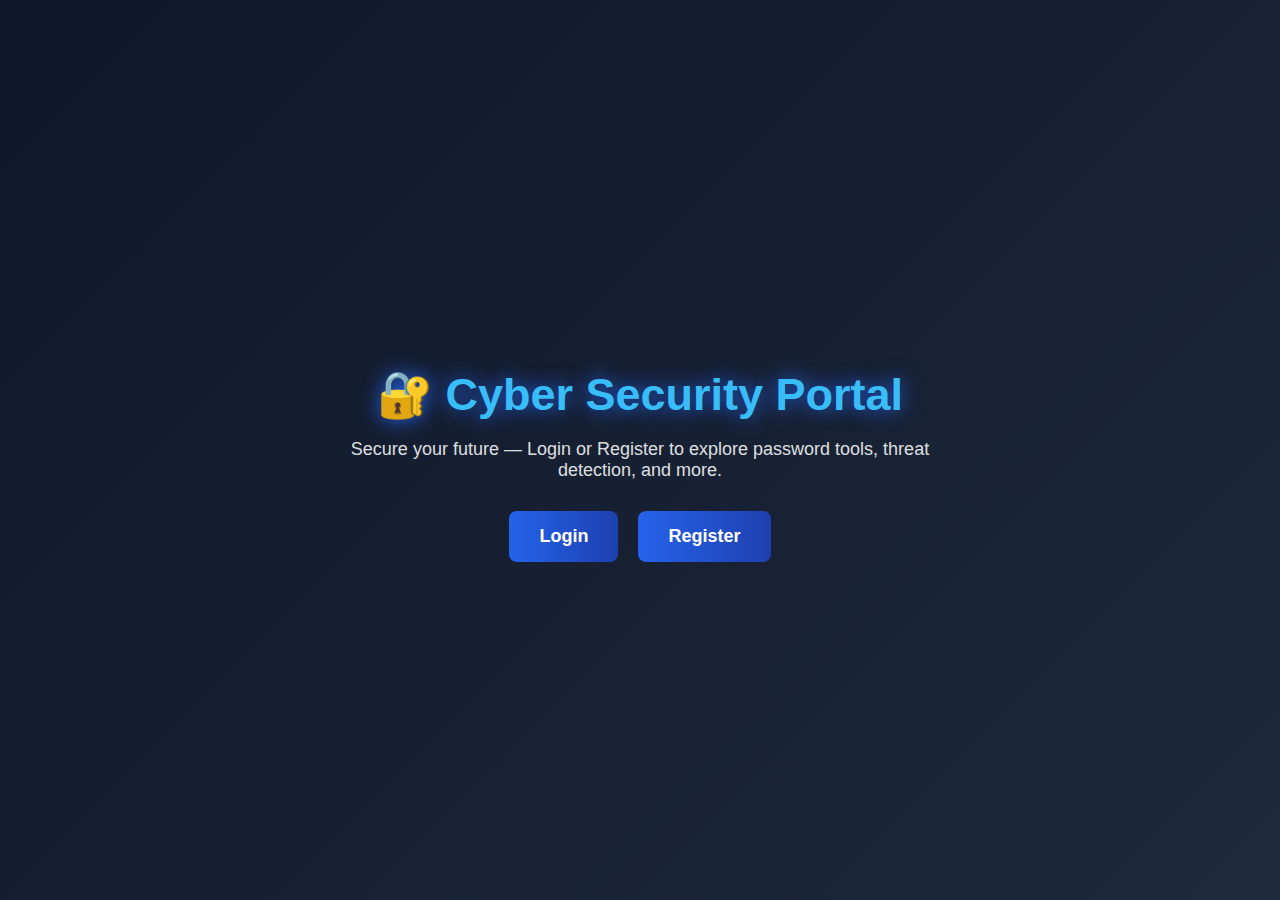
<file: index.html>
<!DOCTYPE html>
<html lang="en">
<head>
  <meta charset="UTF-8">
  <meta name="viewport" content="width=device-width, initial-scale=1.0">
  <title>Cyber Portal | Main Page</title>
  <style>
    body {
      margin: 0;
      font-family: Arial, sans-serif;
      background: linear-gradient(135deg, #0f172a, #1e293b);
      color: #fff;
      display: flex;
      justify-content: center;
      align-items: center;
      height: 100vh;
      text-align: center;
    }
    .hero {
      max-width: 600px;
    }
    .hero h1 {
      font-size: 45px;
      color: #38bdf8;
      text-shadow: 0 0 20px #2563eb;
      margin-bottom: 15px;
    }
    .hero p {
      font-size: 18px;
      opacity: 0.85;
      margin-bottom: 30px;
    }
    .btn-container {
      display: flex;
      justify-content: center;
      gap: 20px;
    }
    .btn {
      padding: 15px 30px;
      font-size: 18px;
      font-weight: bold;
      border: none;
      border-radius: 8px;
      cursor: pointer;
      color: white;
      background: linear-gradient(90deg, #2563eb, #1e40af);
      transition: 0.3s;
      text-decoration: none; /* so it looks like a button, not an underline link */
      display: inline-block;
    }
    .btn:hover {
      background: linear-gradient(90deg, #1e40af, #2563eb);
      box-shadow: 0 0 15px #38bdf8;
      transform: translateY(-2px);
    }
  </style>
</head>
<body>
  <div class="hero">
    <h1>🔐 Cyber Security Portal</h1>
    <p>Secure your future — Login or Register to explore password tools, threat detection, and more.</p>
    <div class="btn-container">
      <a href="login.html" class="btn">Login</a>
      <a href="registration.html" class="btn">Register</a>
    </div>
  </div>
</body>
</html>
</file>
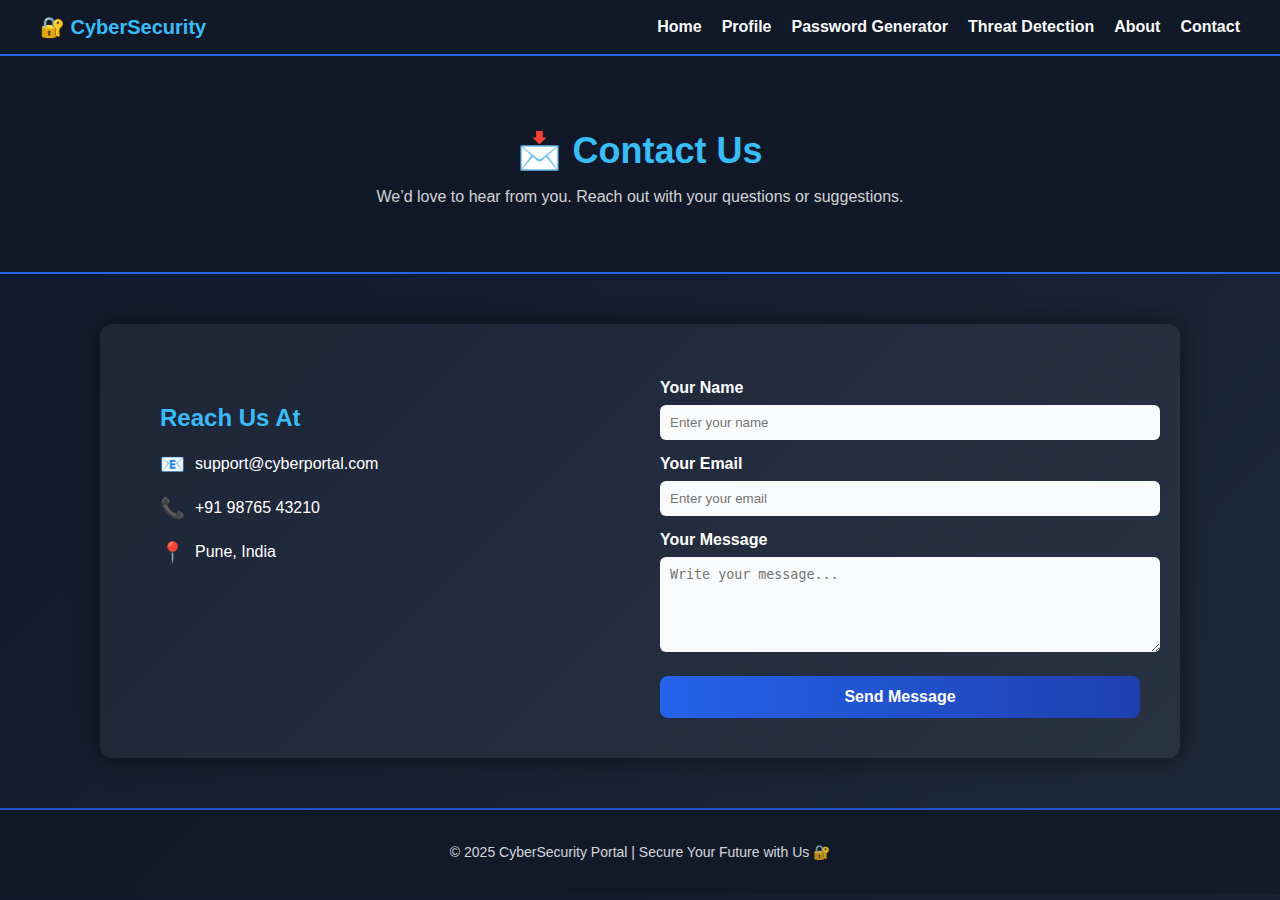
<file: contact.html>
<!DOCTYPE html>
<html lang="en">
<head>
  <meta charset="UTF-8">
  <meta name="viewport" content="width=device-width, initial-scale=1.0">
  <title>Contact Us</title>
  <style>
    body {
      margin: 0;
      font-family: Arial, sans-serif;
      background: linear-gradient(135deg, #0f172a, #1e293b);
      color: #fff;
    }

    /* Navbar */
    .navbar {
      background: #111827;
      display: flex;
      justify-content: space-between;
      align-items: center;
      padding: 15px 40px;
      border-bottom: 2px solid #2563eb;
      position: sticky;
      top: 0;
      z-index: 1000;
    }
    .logo {
      font-size: 20px;
      font-weight: bold;
      color: #38bdf8;
    }
    .navbar ul {
      list-style: none;
      display: flex;
      gap: 20px;
      margin: 0;
      padding: 0;
    }
    .navbar ul li a {
      color: #f9fafb;
      text-decoration: none;
      font-weight: bold;
      transition: 0.3s;
    }
    .navbar ul li a:hover {
      color: #38bdf8;
      text-shadow: 0 0 10px #38bdf8;
    }

    /* Hero */
    .hero {
      text-align: center;
      padding: 50px 20px;
      background: rgba(17,24,39,0.85);
      border-bottom: 2px solid #2563eb;
    }
    .hero h1 {
      font-size: 36px;
      color: #38bdf8;
      margin-bottom: 10px;
    }
    .hero p {
      opacity: 0.8;
    }

    /* Contact Section */
    .container {
      max-width: 1000px;
      display: grid;
      grid-template-columns: repeat(auto-fit, minmax(300px, 1fr));
      gap: 40px;
      margin: 50px auto;
      background: rgba(255, 255, 255, 0.05);
      padding: 40px;
      border-radius: 12px;
      box-shadow: 0 0 25px rgba(0,0,0,0.5);
    }

    /* Left Info Box */
    .info {
      padding: 20px;
    }
    .info h2 {
      color: #38bdf8;
      margin-bottom: 20px;
    }
    .info-item {
      margin-bottom: 20px;
      display: flex;
      align-items: center;
      gap: 10px;
    }
    .info-item span {
      font-size: 20px;
      color: #38bdf8;
    }

    /* Form */
    form label {
      display: block;
      margin-top: 15px;
      font-weight: bold;
    }
    form input, form textarea {
      width: 100%;
      padding: 10px;
      margin-top: 8px;
      border: none;
      border-radius: 6px;
      background: #f9fafb;
      color: #111827;
      transition: 0.3s;
    }
    form input:focus, form textarea:focus {
      outline: 2px solid #38bdf8;
      box-shadow: 0 0 10px #38bdf8;
    }
    button {
      width: 100%;
      padding: 12px;
      margin-top: 20px;
      border: none;
      border-radius: 8px;
      background: linear-gradient(90deg, #2563eb, #1e40af);
      color: white;
      font-size: 16px;
      font-weight: bold;
      cursor: pointer;
      transition: 0.3s;
    }
    button:hover {
      background: linear-gradient(90deg, #1e40af, #2563eb);
      box-shadow: 0 0 15px #38bdf8;
    }

    /* Footer */
    footer {
      text-align: center;
      padding: 20px;
      border-top: 2px solid #2563eb;
      background: #111827;
      font-size: 14px;
      margin-top: 50px;
      opacity: 0.8;
    }
  </style>
</head>
<body>
  <!-- Navbar -->
  <nav class="navbar">
    <div class="logo">🔐 CyberSecurity</div>
    <ul>
      <li><a href="home.html">Home</a></li>
      <li><a href="profile.html">Profile</a></li>
      <li><a href="passgenrator.html">Password Generator</a></li>
      <li><a href="threat.html">Threat Detection</a></li>
      <li><a href="about.html">About</a></li>
      <li><a href="contact.html">Contact</a></li>
    </ul>
  </nav>

  <!-- Hero -->
  <section class="hero">
    <h1>📩 Contact Us</h1>
    <p>We’d love to hear from you. Reach out with your questions or suggestions.</p>
  </section>

  <!-- Contact Section -->
  <div class="container">
    <!-- Info Box -->
    <div class="info">
      <h2>Reach Us At</h2>
      <div class="info-item"><span>📧</span> support@cyberportal.com</div>
      <div class="info-item"><span>📞</span> +91 98765 43210</div>
      <div class="info-item"><span>📍</span> Pune, India</div>
    </div>

    <!-- Form -->
    <form onsubmit="return submitForm()">
      <label for="name">Your Name</label>
      <input type="text" id="name" placeholder="Enter your name" required>

      <label for="email">Your Email</label>
      <input type="email" id="email" placeholder="Enter your email" required>

      <label for="message">Your Message</label>
      <textarea id="message" rows="5" placeholder="Write your message..." required></textarea>

      <button type="submit">Send Message</button>
    </form>
  </div>

  <!-- Footer -->
  <footer>
    <p>© 2025 CyberSecurity Portal | Secure Your Future with Us 🔐</p>
  </footer>

  <script>
    function submitForm() {
      alert("✅ Thank you! Your message has been sent successfully.");
      return false; // prevent real submission for demo
    }
  </script>
</body>
</html>
</file>
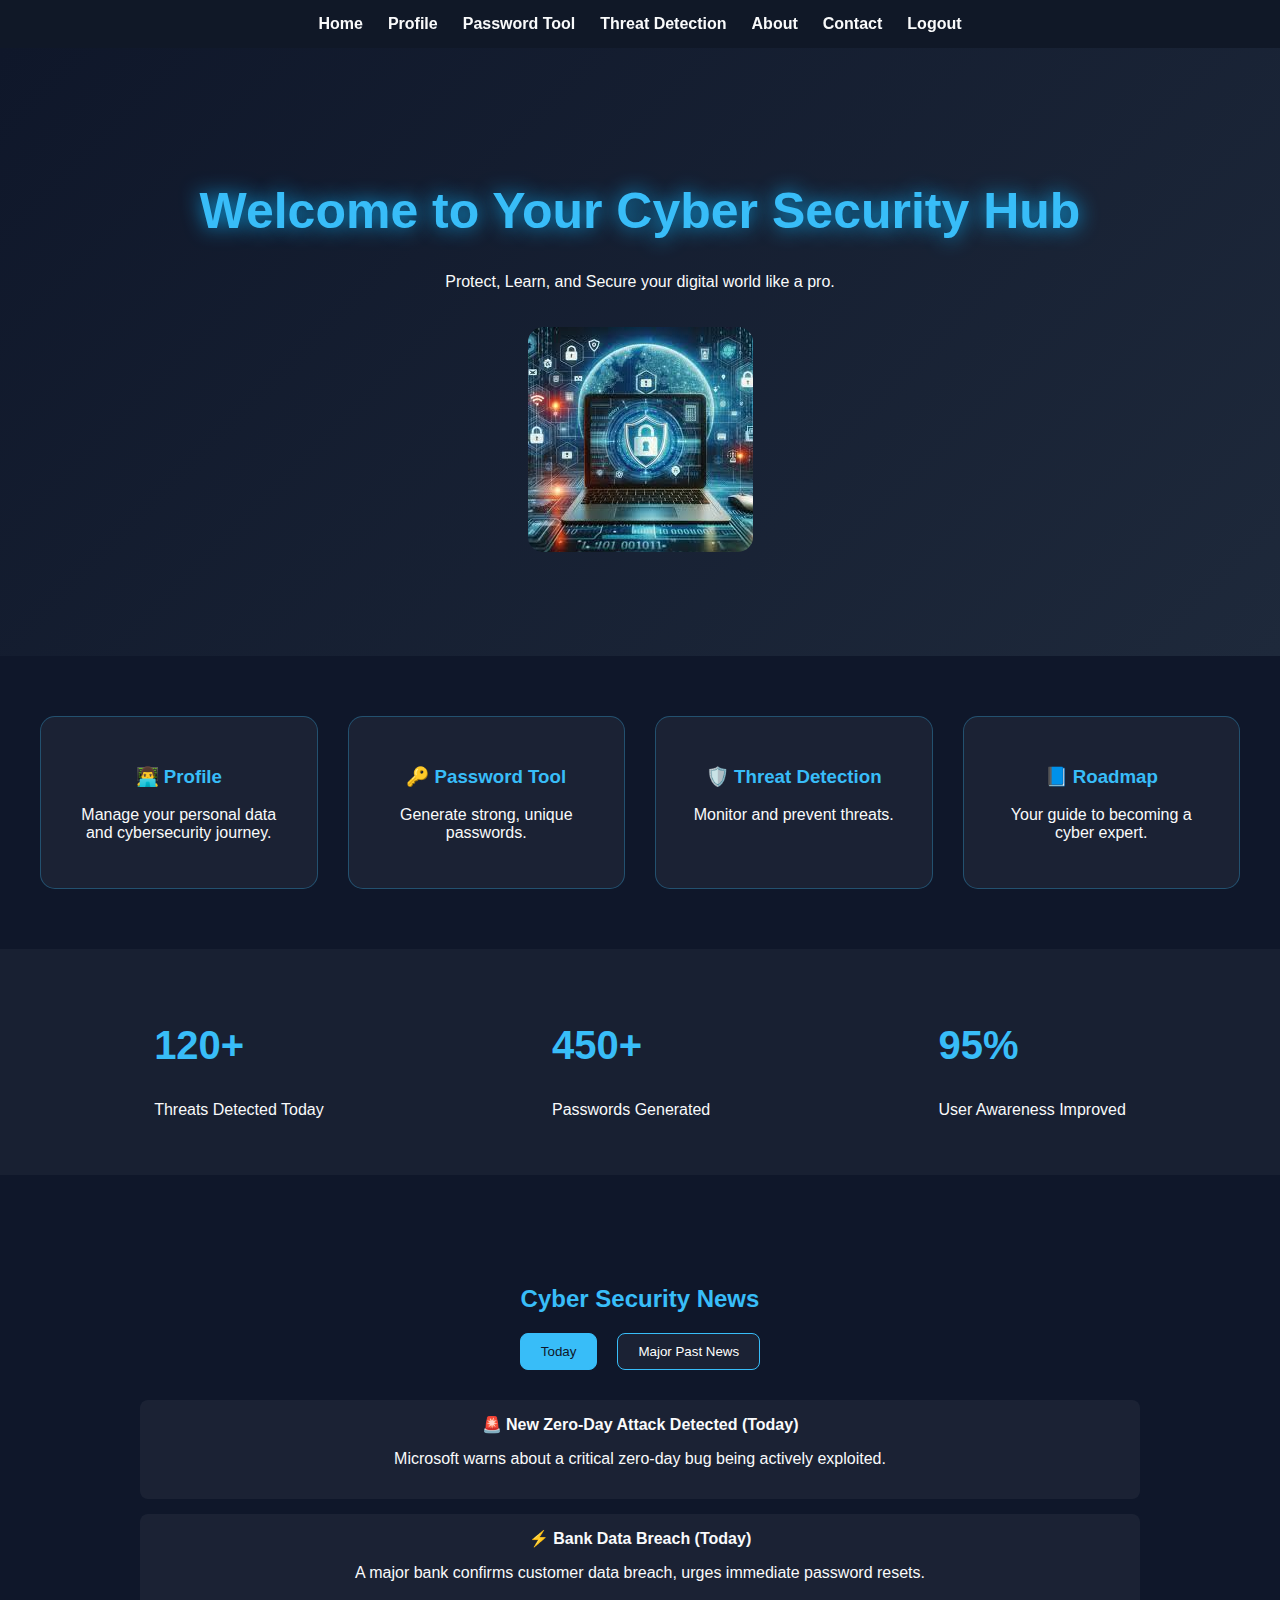
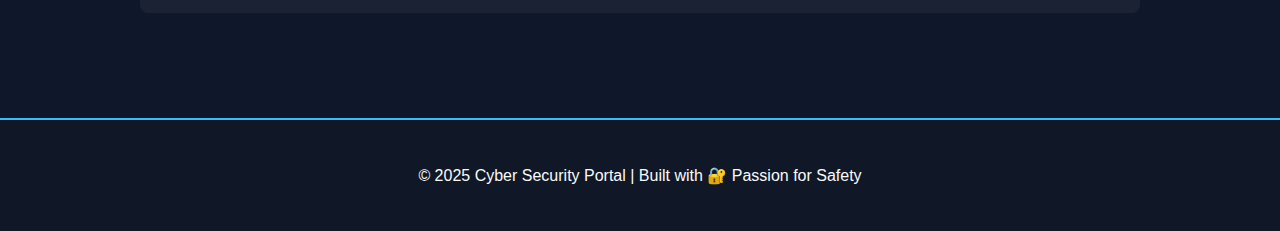
<file: home.html>
<!DOCTYPE html>
<html lang="en">
<head>
  <meta charset="UTF-8">
  <meta name="viewport" content="width=device-width, initial-scale=1.0">
  <title>Cyber Security Portal</title>
  <style>
    body {
      margin: 0;
      font-family: 'Segoe UI', Arial, sans-serif;
      background: #0f172a;
      color: #f9fafb;
      overflow-x: hidden;
    }

    /* Navbar */
    .navbar {
      background: rgba(17, 24, 39, 0.95);
      display: flex;
      justify-content: center;
      padding: 15px;
      position: sticky;
      top: 0;
      z-index: 1000;
      backdrop-filter: blur(8px);
    }
    .navbar ul {
      list-style: none;
      display: flex;
      gap: 25px;
      margin: 0;
      padding: 0;
    }
    .navbar ul li a {
      color: #f9fafb;
      text-decoration: none;
      font-weight: 600;
      font-size: 16px;
      position: relative;
      transition: 0.3s;
    }
    .navbar ul li a:hover {
      color: #38bdf8;
    }

    /* Hero */
    .hero {
      text-align: center;
      padding: 100px 20px;
      background: linear-gradient(135deg, #0f172a, #1e293b);
    }
    .hero h1 {
      font-size: 50px;
      color: #38bdf8;
      text-shadow: 0 0 20px #0ea5e9;
    }
    .hero img {
      max-width: 600px;
      border-radius: 15px;
      margin-top: 20px;
      animation: float 6s infinite alternate;
    }
    @keyframes float {
      0% { transform: translateY(0); }
      100% { transform: translateY(-20px); }
    }

    /* Features */
    .features {
      display: grid;
      grid-template-columns: repeat(auto-fit, minmax(250px, 1fr));
      gap: 30px;
      max-width: 1200px;
      margin: 60px auto;
      padding: 0 20px;
    }
    .card {
      background: rgba(255,255,255,0.05);
      border: 1px solid rgba(56,189,248,0.3);
      border-radius: 15px;
      padding: 30px;
      text-align: center;
      cursor: pointer;
      transition: 0.3s;
    }
    .card:hover {
      transform: translateY(-8px);
      box-shadow: 0 0 20px rgba(56,189,248,0.3);
    }
    .card h3 { color: #38bdf8; }

    /* Modal */
    .modal {
      display: none;
      position: fixed;
      top: 0; left: 0;
      width: 100%; height: 100%;
      background: rgba(0,0,0,0.8);
      justify-content: center;
      align-items: center;
      z-index: 2000;
    }
    .modal-content {
      background: #1e293b;
      padding: 30px;
      border-radius: 12px;
      max-width: 600px;
      text-align: center;
      box-shadow: 0 0 20px #38bdf8;
      animation: pop 0.4s ease;
    }
    .modal-content h2 { color: #38bdf8; }
    .close {
      float: right;
      font-size: 20px;
      cursor: pointer;
      color: #fff;
    }
    @keyframes pop {
      from { transform: scale(0.7); opacity: 0; }
      to { transform: scale(1); opacity: 1; }
    }

    /* Stats */
    .stats {
      display: flex;
      justify-content: space-around;
      flex-wrap: wrap;
      padding: 40px;
      background: rgba(255,255,255,0.04);
    }
    .stat h2 { color: #38bdf8; font-size: 40px; }

    /* News Section */
    .news {
      max-width: 1000px;
      margin: 70px auto;
      padding: 20px;
      text-align: center;
    }
    .news h2 { color: #38bdf8; margin-bottom: 20px; }
    .tabs {
      display: flex;
      justify-content: center;
      gap: 20px;
      margin-bottom: 30px;
    }
    .tab-btn {
      padding: 10px 20px;
      background: rgba(255,255,255,0.05);
      border: 1px solid #38bdf8;
      border-radius: 8px;
      cursor: pointer;
      color: #fff;
      transition: 0.3s;
    }
    .tab-btn.active {
      background: #38bdf8;
      color: #0f172a;
    }
    .news-list { display: none; }
    .news-list.active { display: block; }
    .news-item {
      margin-bottom: 15px;
      padding: 15px;
      background: rgba(255,255,255,0.05);
      border-radius: 8px;
      transition: 0.3s;
    }
    .news-item:hover {
      background: rgba(56,189,248,0.15);
    }

    /* Footer */
    footer {
      text-align: center;
      padding: 30px;
      margin-top: 50px;
      background: rgba(17,24,39,0.95);
      border-top: 2px solid #38bdf8;
    }
  </style>
</head>
<body>

  <!-- Navbar -->
  <nav class="navbar">
    <ul>
      <li><a href="home.html">Home</a></li>
      <li><a href="profile.html">Profile</a></li>
      <li><a href="passgenrator.html">Password Tool</a></li>
      <li><a href="threat.html">Threat Detection</a></li>
      <li><a href="about.html">About</a></li>
      <li><a href="contact.html">Contact</a></li>
      <li><a href="index.html">Logout</a></li>
    </ul>
  </nav>

  <!-- Hero -->
  <section class="hero">
    <h1>Welcome to Your Cyber Security Hub</h1>
    <p>Protect, Learn, and Secure your digital world like a pro.</p>
    <img src="homecs1.jpeg" alt="Cyber Security Image">
  </section>

  <!-- Features -->
  <section class="features">
    <div class="card" onclick="showModal('Profile', 'Your profile stores your journey, achievements, and personal data securely.')">
      <h3>👨‍💻 Profile</h3>
      <p>Manage your personal data and cybersecurity journey.</p>
    </div>
    <div class="card" onclick="showModal('Password Tool', 'Generate strong, unique, AI-assisted passwords for maximum protection.')">
      <h3>🔑 Password Tool</h3>
      <p>Generate strong, unique passwords.</p>
    </div>
    <div class="card" onclick="showModal('Threat Detection', 'Detect anomalies, intrusions, and attacks with advanced tools.')">
      <h3>🛡️ Threat Detection</h3>
      <p>Monitor and prevent threats.</p>
    </div>
    <div class="card" onclick="showModal('Cyber Roadmap', 'Learn step by step: Networking, Ethical Hacking, AI Tools, Cyber Law.')">
      <h3>📘 Roadmap</h3>
      <p>Your guide to becoming a cyber expert.</p>
    </div>
  </section>

  <!-- Modal -->
  <div class="modal" id="infoModal">
    <div class="modal-content">
      <span class="close" onclick="closeModal()">&times;</span>
      <h2 id="modalTitle"></h2>
      <p id="modalText"></p>
    </div>
  </div>

  <!-- Stats -->
  <section class="stats">
    <div class="stat">
      <h2>120+</h2>
      <p>Threats Detected Today</p>
    </div>
    <div class="stat">
      <h2>450+</h2>
      <p>Passwords Generated</p>
    </div>
    <div class="stat">
      <h2>95%</h2>
      <p>User Awareness Improved</p>
    </div>
  </section>

  <!-- News -->
  <section class="news">
    <h2>Cyber Security News</h2>
    <div class="tabs">
      <button class="tab-btn active" onclick="switchTab('today')">Today</button>
      <button class="tab-btn" onclick="switchTab('past')">Major Past News</button>
    </div>
    <div id="today" class="news-list active">
      <div class="news-item">
        <strong>🚨 New Zero-Day Attack Detected (Today)</strong>
        <p>Microsoft warns about a critical zero-day bug being actively exploited.</p>
      </div>
      <div class="news-item">
        <strong>⚡ Bank Data Breach (Today)</strong>
        <p>A major bank confirms customer data breach, urges immediate password resets.</p>
      </div>
    </div>
    <div id="past" class="news-list">
      <div class="news-item">
        <strong>🛑 WannaCry Ransomware (2017)</strong>
        <p>One of the biggest ransomware attacks globally impacting 230,000+ machines.</p>
      </div>
      <div class="news-item">
        <strong>🔥 SolarWinds Hack (2020)</strong>
        <p>Supply chain attack that compromised US federal agencies.</p>
      </div>
      <div class="news-item">
        <strong>🌍 Colonial Pipeline Hack (2021)</strong>
        <p>A ransomware attack disrupted fuel supply across the US east coast.</p>
      </div>
    </div>
  </section>

  <!-- Footer -->
  <footer>
    <p>© 2025 Cyber Security Portal | Built with 🔐 Passion for Safety</p>
  </footer>

  <!-- Script -->
  <script>
    // Feature Modal
    function showModal(title, text) {
      document.getElementById("modalTitle").innerText = title;
      document.getElementById("modalText").innerText = text;
      document.getElementById("infoModal").style.display = "flex";
    }
    function closeModal() {
      document.getElementById("infoModal").style.display = "none";
    }

    // News Tabs
    function switchTab(tab) {
      document.querySelectorAll('.tab-btn').forEach(btn => btn.classList.remove('active'));
      document.querySelectorAll('.news-list').forEach(list => list.classList.remove('active'));
      document.getElementById(tab).classList.add('active');
      event.target.classList.add('active');
    }
  </script>
</body>
</html>
</file>
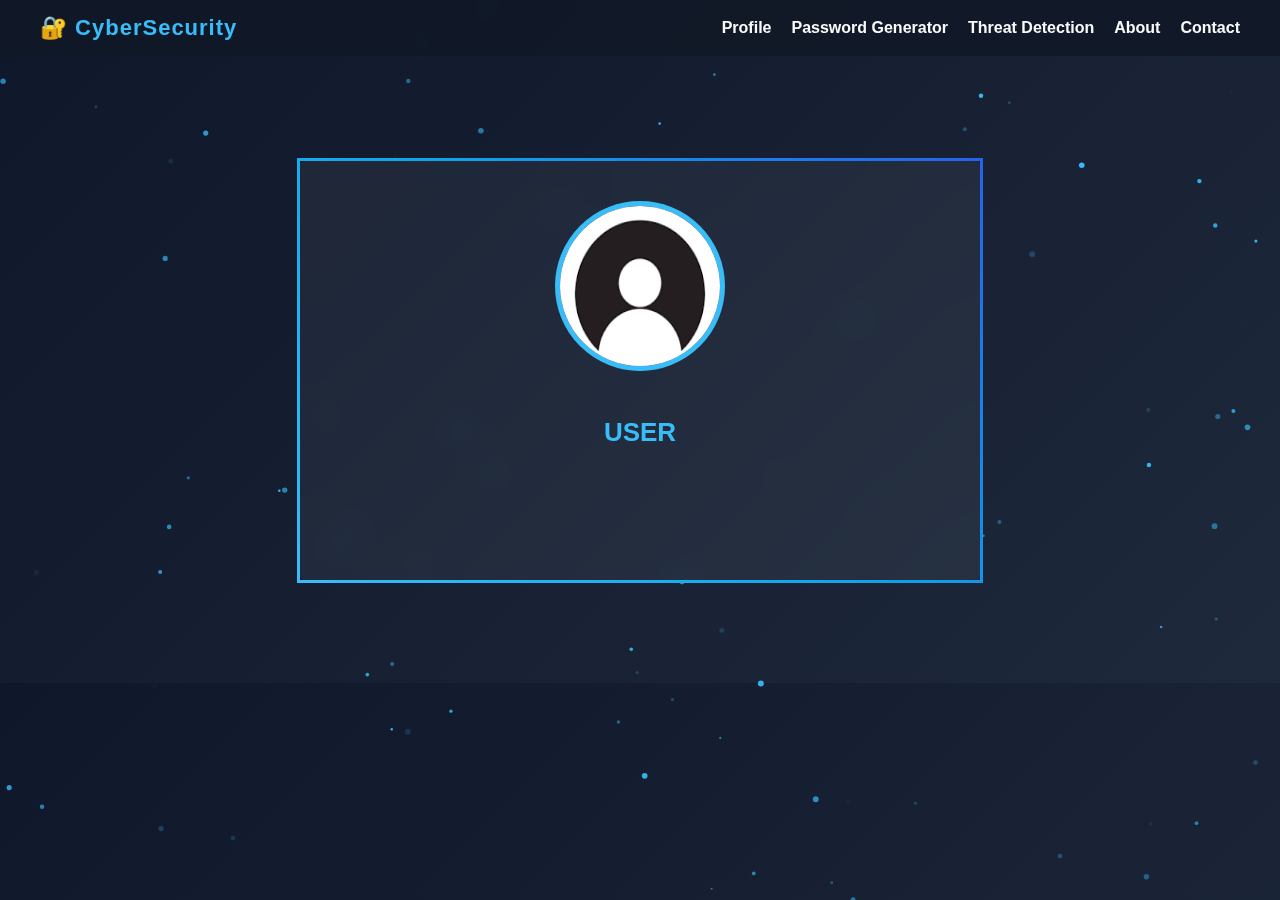
<file: profile.html>
<!DOCTYPE html>
<html lang="en">
<head>
  <meta charset="UTF-8">
  <meta name="viewport" content="width=device-width, initial-scale=1.0">
  <title>User Profile</title>
  <style>
    body {
      margin: 0;
      font-family: 'Segoe UI', Arial, sans-serif;
      background: linear-gradient(135deg, #0f172a, #1e293b);
      color: #fff;
      overflow: hidden; /* Prevent scrollbars from animation */
    }

    /* Navbar */
    .navbar {
      background: rgba(17, 24, 39, 0.9);
      display: flex;
      justify-content: space-between;
      align-items: center;
      padding: 15px 40px;
      border-bottom: 2px solid transparent;
      background-clip: padding-box;
      position: sticky;
      top: 0;
      z-index: 1000;
      backdrop-filter: blur(12px);
    }
    .logo {
      font-size: 22px;
      font-weight: bold;
      color: #38bdf8;
      letter-spacing: 1px;
    }
    .navbar ul {
      list-style: none;
      display: flex;
      gap: 20px;
      margin: 0;
      padding: 0;
    }
    .navbar ul li a {
      color: #f9fafb;
      text-decoration: none;
      font-size: 16px;
      font-weight: bold;
      transition: 0.3s;
      position: relative;
    }
    .navbar ul li a:hover {
      color: #38bdf8;
      text-shadow: 0 0 10px #38bdf8;
    }
    .navbar ul li a::after {
      content: '';
      position: absolute;
      width: 0;
      height: 2px;
      left: 0;
      bottom: -5px;
      background: #38bdf8;
      transition: 0.3s;
    }
    .navbar ul li a:hover::after {
      width: 100%;
    }

    /* Profile Content */
    .container {
      position: relative;
      max-width: 600px;
      margin: 100px auto;
      padding: 40px;
      border-radius: 15px;
      text-align: center;
      backdrop-filter: blur(15px);
      background: rgba(255, 255, 255, 0.05);
      border: 3px solid;
      border-image: linear-gradient(45deg, #38bdf8, #0ea5e9, #2563eb) 1;
      animation: floatUp 1.2s ease-out forwards;
    }
    img {
      width: 160px;
      height: 160px;
      border-radius: 50%;
      border: 5px solid #38bdf8;
      margin-bottom: 20px;
      animation: pulse 4s infinite alternate;
    }
    h2 {
      margin-bottom: 10px;
      color: #38bdf8;
      font-size: 26px;
      animation: fadeIn 1.4s ease-in;
    }
    p {
      margin: 8px 0;
      font-size: 16px;
      opacity: 0;
      animation: fadeIn 1.5s ease-in forwards;
    }
    /* Delay role typing effect */
    p.role {
      border-right: 3px solid #38bdf8;
      width: fit-content;
      margin: 10px auto;
      white-space: nowrap;
      overflow: hidden;
      animation: typing 3s steps(25, end), blink 0.75s step-end infinite;
    }

    /* Animations */
    @keyframes pulse {
      0% { box-shadow: 0 0 25px #38bdf8; }
      100% { box-shadow: 0 0 60px #38bdf8, 0 0 120px #0ea5e9; }
    }
    @keyframes floatUp {
      from { transform: translateY(40px); opacity: 0; }
      to { transform: translateY(0); opacity: 1; }
    }
    @keyframes fadeIn {
      from { opacity: 0; }
      to { opacity: 1; }
    }
    @keyframes typing {
      from { width: 0; }
      to { width: 100%; }
    }
    @keyframes blink {
      50% { border-color: transparent; }
    }

    /* Background Canvas */
    #bg {
      position: fixed;
      top: 0;
      left: 0;
      width: 100%;
      height: 100%;
      z-index: -1;
    }
  </style>
</head>
<body>
  <!-- Background Animation -->
  <canvas id="bg"></canvas>

  <!-- Navbar -->
  <nav class="navbar">
    <div class="logo">🔐 CyberSecurity</div>
    <ul>
      <li><a href="profile.html">Profile</a></li>
      <li><a href="passgenrator.html">Password Generator</a></li>
      <li><a href="threat.html">Threat Detection</a></li>
      <li><a href="about.html">About</a></li>
      <li><a href="contact.html">Contact</a></li>
    </ul>
  </nav>

  <!-- Profile Card -->
  <div class="container">
    <img src="profilepicture.png" alt="Profile Photo">
    <h2>USER</h2>
    <p><strong>Email:</strong> user@example.com</p>
    <p class="role"><strong>Role:</strong> Student (MCA)</p>
    <p><strong>Joined:</strong> Sept 2025</p>
  </div>

  <script>
    // Cyber Particle Background
    const canvas = document.getElementById('bg');
    const ctx = canvas.getContext('2d');
    canvas.width = window.innerWidth;
    canvas.height = window.innerHeight;

    let particles = [];
    for (let i = 0; i < 100; i++) {
      particles.push({
        x: Math.random() * canvas.width,
        y: Math.random() * canvas.height,
        radius: Math.random() * 2 + 1,
        dx: (Math.random() - 0.5) * 1.2,
        dy: (Math.random() - 0.5) * 1.2,
        alpha: Math.random()
      });
    }

    function drawParticles() {
      ctx.clearRect(0, 0, canvas.width, canvas.height);
      particles.forEach(p => {
        ctx.beginPath();
        ctx.arc(p.x, p.y, p.radius, 0, Math.PI * 2);
        ctx.fillStyle = `rgba(56,189,248,${p.alpha})`;
        ctx.fill();
        p.x += p.dx;
        p.y += p.dy;
        if (p.x < 0 || p.x > canvas.width) p.dx *= -1;
        if (p.y < 0 || p.y > canvas.height) p.dy *= -1;
      });
      requestAnimationFrame(drawParticles);
    }
    drawParticles();

    window.addEventListener('resize', () => {
      canvas.width = window.innerWidth;
      canvas.height = window.innerHeight;
    });
  </script>
</body>

</html>
</file>
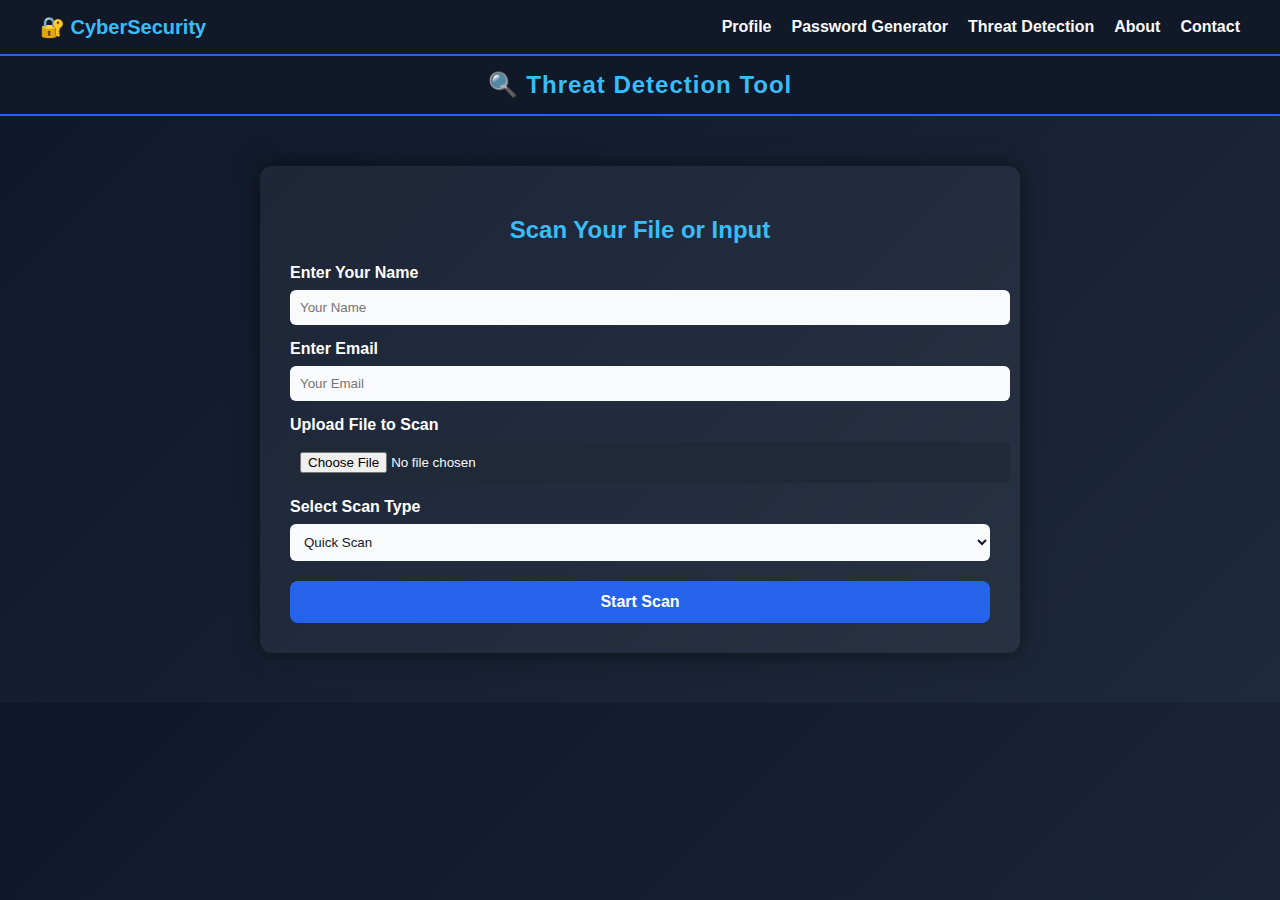
<file: threat.html>
<!DOCTYPE html>
<html lang="en">
<head>
  <meta charset="UTF-8">
  <meta name="viewport" content="width=device-width, initial-scale=1.0">
  <title>Threat Detection Tool</title>
  <style>
    body {
      margin: 0;
      font-family: Arial, sans-serif;
      background: linear-gradient(135deg, #0f172a, #1e293b);
      color: #fff;
    }

    header {
      background: #111827;
      padding: 15px;
      text-align: center;
      font-size: 24px;
      font-weight: bold;
      color: #38bdf8;
      letter-spacing: 1px;
      border-bottom: 2px solid #2563eb;
    }

    .container {
      max-width: 700px;
      margin: 50px auto;
      background: rgba(255, 255, 255, 0.05);
      padding: 30px;
      border-radius: 12px;
      box-shadow: 0 0 25px rgba(0, 0, 0, 0.5);
    }

    h2 {
      text-align: center;
      margin-bottom: 20px;
      color: #38bdf8;
    }

    label {
      font-weight: bold;
      margin-top: 15px;
      display: block;
    }

    input, select {
      width: 100%;
      padding: 10px;
      margin-top: 8px;
      border: none;
      border-radius: 6px;
      background: #f9fafb;
      color: #111827;
    }

    input[type="file"] {
      background: #1f2937;
      color: #f9fafb;
    }

    button {
      width: 100%;
      padding: 12px;
      margin-top: 20px;
      border: none;
      border-radius: 8px;
      background: #2563eb;
      color: white;
      font-size: 16px;
      font-weight: bold;
      cursor: pointer;
      transition: 0.3s;
    }

    button:hover {
      background: #1d4ed8;
    }

    .result {
      margin-top: 25px;
      padding: 15px;
      background: rgba(255, 255, 255, 0.1);
      border-radius: 8px;
      display: none;
    }

    .safe {
      color: #22c55e;
      font-weight: bold;
    }

    .threat {
      color: #ef4444;
      font-weight: bold;
    }
    /* Navbar Styles */
.navbar {
  background: #111827;
  display: flex;
  justify-content: space-between;
  align-items: center;
  padding: 15px 40px;
  border-bottom: 2px solid #2563eb;
  position: sticky;
  top: 0;
  z-index: 1000;
}

.logo {
  font-size: 20px;
  font-weight: bold;
  color: #38bdf8;
}

.navbar ul {
  list-style: none;
  display: flex;
  gap: 20px;
  margin: 0;
  padding: 0;
}

.navbar ul li a {
  color: #f9fafb;
  text-decoration: none;
  font-size: 16px;
  font-weight: bold;
  transition: 0.3s;
}

.navbar ul li a:hover {
  color: #38bdf8;
  text-shadow: 0 0 10px #38bdf8;
}

  </style>
</head>
<body>
    <nav class="navbar">
  <div class="logo">🔐 CyberSecurity</div>
  <ul>
    <li><a href="profile.html">Profile</a></li>
    <li><a href="passgenrator.html">Password Generator</a></li>
    <li><a href="threat.html">Threat Detection</a></li>
    <li><a href="about.html">About</a></li>
    <li><a href="contact.html">Contact</a></li>
  </ul>
</nav>


  <header>🔍 Threat Detection Tool</header>

  <div class="container">
    <h2>Scan Your File or Input</h2>

    <form id="threatForm">
      <label for="username">Enter Your Name</label>
      <input type="text" id="username" placeholder="Your Name" required>

      <label for="email">Enter Email</label>
      <input type="email" id="email" placeholder="Your Email" required>

      <label for="fileUpload">Upload File to Scan</label>
      <input type="file" id="fileUpload">

      <label for="scanType">Select Scan Type</label>
      <select id="scanType">
        <option value="quick">Quick Scan</option>
        <option value="deep">Deep Scan</option>
        <option value="network">Network Scan</option>
      </select>

      <button type="submit">Start Scan</button>
    </form>

    <div class="result" id="resultBox">
      <h3>Scan Results</h3>
      <p id="resultText"></p>
    </div>
  </div>

  <script>
    document.getElementById("threatForm").addEventListener("submit", function(e) {
      e.preventDefault();

      const resultBox = document.getElementById("resultBox");
      const resultText = document.getElementById("resultText");

      // Simulate a threat detection result
      const random = Math.random();
      if (random > 0.5) {
        resultText.innerHTML = "✅ No Threats Found. Your file/system is <span class='safe'>Safe</span>!";
      } else {
        resultText.innerHTML = "⚠️ Threat Detected! Please take action immediately. Status: <span class='threat'>Infected</span>";
      }

      resultBox.style.display = "block";
    });
  </script>

</body>
</html>
</file>
